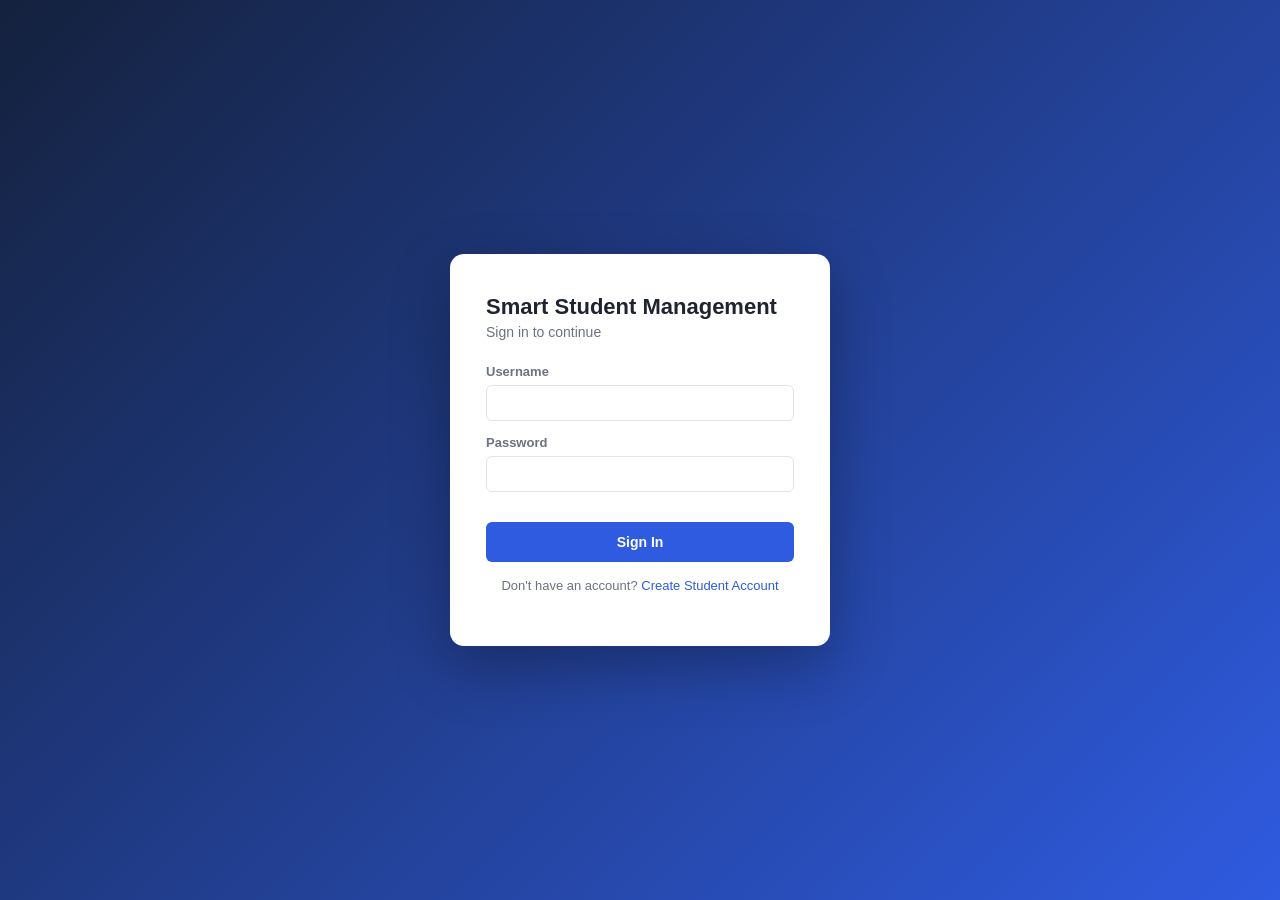
<file: src/main/resources/static/admin-dashboard.html>
<!DOCTYPE html>
<html lang="en">
<head>
  <meta charset="UTF-8">
  <meta http-equiv="Cache-Control" content="no-store, no-cache, must-revalidate">
  <meta name="viewport" content="width=device-width, initial-scale=1.0">
  <title>Admin Dashboard - SmartSMS</title>
  <link rel="stylesheet" href="css/style.css">
</head>
<body>
  <div class="app-shell">
    <aside class="sidebar" id="sidebar"></aside>
    <div class="main">
      <header class="navbar" id="navbar"></header>
      <main class="content" id="content">

        <div class="cards-grid" id="stats-grid">
          <div class="loading-state">Loading dashboard...</div>
        </div>

        <div class="panel">
          <div class="panel-header"><h2>Quick links</h2></div>
          <div class="panel-body" style="display:flex; gap:12px; flex-wrap:wrap;">
            <a class="btn btn-secondary" href="students.html">Manage Students</a>
            <a class="btn btn-secondary" href="teachers.html">Manage Teachers</a>
            <a class="btn btn-secondary" href="departments.html">Manage Departments</a>
            <a class="btn btn-secondary" href="subjects.html">Manage Subjects</a>
            <a class="btn btn-secondary" href="exams.html">Manage Exams</a>
            <a class="btn btn-secondary" href="marks.html">Enter Marks</a>
            <a class="btn btn-secondary" href="attendance.html">Attendance</a>
          </div>
        </div>

      </main>
    </div>
  </div>

  <script src="js/api.js"></script>
  <script src="js/layout.js"></script>
  <script>
    if (guardPage(["ADMIN"])) {
      renderLayout("dashboard", "Admin Dashboard");
      loadAdminDashboard();
    }

    async function loadAdminDashboard() {
      const grid = document.getElementById("stats-grid");
      try {
        const d = await api.get("/dashboard/admin");
        grid.innerHTML = `
          ${statCard("Total Students", d.totalStudents)}
          ${statCard("Total Teachers", d.totalTeachers)}
          ${statCard("Departments", d.totalDepartments)}
          ${statCard("Subjects", d.totalSubjects)}
          ${statCard("Total Users", d.totalUsers)}
          ${statCard("At-Risk Students", d.atRiskStudents, "danger")}
          ${statCard("Average CGPA", d.averageCgpa.toFixed(2))}
          ${statCard("Avg. Attendance", d.averageAttendancePercentage.toFixed(1) + "%")}
        `;
      } catch (err) {
        grid.innerHTML = `<div class="empty-state">Could not load dashboard: ${escapeHtml(err.message)}</div>`;
      }
    }

    function statCard(label, value, accent) {
      return `<div class="stat-card ${accent ? "accent-" + accent : ""}">
        <div class="stat-label">${label}</div>
        <div class="stat-value">${value}</div>
      </div>`;
    }
  </script>
</body>
</html>
</file>
<file: src/main/resources/static/css/style.css>
:root {
  --color-bg: #f4f6f9;
  --color-surface: #ffffff;
  --color-border: #e2e5eb;
  --color-primary: #2f5be0;
  --color-primary-dark: #2244b3;
  --color-text: #1f2430;
  --color-text-muted: #6b7280;
  --color-success: #1f9d55;
  --color-warning: #c98a05;
  --color-danger: #d9364b;
  --sidebar-width: 240px;
  --navbar-height: 60px;
  --radius: 10px;
  --shadow: 0 1px 3px rgba(20, 25, 40, 0.08), 0 1px 2px rgba(20, 25, 40, 0.06);
}

* { box-sizing: border-box; }

body {
  margin: 0;
  font-family: "Segoe UI", Roboto, -apple-system, BlinkMacSystemFont, sans-serif;
  background: var(--color-bg);
  color: var(--color-text);
}

a { color: var(--color-primary); text-decoration: none; }

/* ---------- Layout ---------- */
.app-shell { display: flex; min-height: 100vh; }

.sidebar {
  width: var(--sidebar-width);
  background: #14213d;
  color: #d7defa;
  flex-shrink: 0;
  display: flex;
  flex-direction: column;
  position: fixed;
  top: 0; bottom: 0; left: 0;
  z-index: 20;
}

.sidebar-brand {
  padding: 20px;
  font-size: 18px;
  font-weight: 700;
  color: #fff;
  border-bottom: 1px solid rgba(255,255,255,0.08);
}
.sidebar-brand span { color: #7fa1ff; }

.sidebar-nav { padding: 12px 0; overflow-y: auto; }
.sidebar-nav a {
  display: flex;
  align-items: center;
  gap: 10px;
  padding: 11px 20px;
  color: #c3cbe8;
  font-size: 14px;
  border-left: 3px solid transparent;
}
.sidebar-nav a:hover { background: rgba(255,255,255,0.06); color: #fff; }
.sidebar-nav a.active {
  background: rgba(127,161,255,0.14);
  color: #fff;
  border-left-color: #7fa1ff;
  font-weight: 600;
}

.sidebar-footer {
  margin-top: auto;
  padding: 16px 20px;
  border-top: 1px solid rgba(255,255,255,0.08);
  font-size: 12px;
  color: #93a0c9;
}

.main {
  margin-left: var(--sidebar-width);
  flex: 1;
  display: flex;
  flex-direction: column;
  min-width: 0;
}

.navbar {
  height: var(--navbar-height);
  background: var(--color-surface);
  border-bottom: 1px solid var(--color-border);
  display: flex;
  align-items: center;
  justify-content: space-between;
  padding: 0 24px;
  position: sticky;
  top: 0;
  z-index: 10;
}
.navbar h1 { font-size: 18px; margin: 0; font-weight: 600; }
.navbar .user-info { display: flex; align-items: center; gap: 14px; font-size: 14px; color: var(--color-text-muted); }
.navbar .badge-role {
  background: #e8edff; color: var(--color-primary-dark);
  padding: 3px 10px; border-radius: 20px; font-size: 12px; font-weight: 600;
}
.btn-link-logout { background: none; border: none; color: var(--color-danger); font-size: 14px; cursor: pointer; }

.content { padding: 24px; flex: 1; }

/* ---------- Cards ---------- */
.cards-grid {
  display: grid;
  grid-template-columns: repeat(auto-fit, minmax(200px, 1fr));
  gap: 16px;
  margin-bottom: 24px;
}
.stat-card {
  background: var(--color-surface);
  border-radius: var(--radius);
  box-shadow: var(--shadow);
  padding: 18px 20px;
  border: 1px solid var(--color-border);
}
.stat-card .stat-label { font-size: 13px; color: var(--color-text-muted); margin-bottom: 6px; }
.stat-card .stat-value { font-size: 26px; font-weight: 700; }
.stat-card.accent-danger .stat-value { color: var(--color-danger); }
.stat-card.accent-success .stat-value { color: var(--color-success); }
.stat-card.accent-warning .stat-value { color: var(--color-warning); }

.panel {
  background: var(--color-surface);
  border-radius: var(--radius);
  box-shadow: var(--shadow);
  border: 1px solid var(--color-border);
  margin-bottom: 20px;
}
.panel-header {
  display: flex;
  align-items: center;
  justify-content: space-between;
  padding: 16px 20px;
  border-bottom: 1px solid var(--color-border);
  flex-wrap: wrap;
  gap: 12px;
}
.panel-header h2 { font-size: 16px; margin: 0; }
.panel-body { padding: 20px; }

/* ---------- Toolbar / filters ---------- */
.toolbar { display: flex; gap: 10px; flex-wrap: wrap; align-items: center; }
.toolbar input, .toolbar select {
  padding: 8px 12px;
  border: 1px solid var(--color-border);
  border-radius: 6px;
  font-size: 14px;
  min-width: 160px;
}

/* ---------- Buttons ---------- */
.btn {
  display: inline-flex; align-items: center; gap: 6px;
  padding: 8px 16px;
  border-radius: 6px;
  border: 1px solid transparent;
  font-size: 14px;
  font-weight: 600;
  cursor: pointer;
}
.btn-primary { background: var(--color-primary); color: #fff; }
.btn-primary:hover { background: var(--color-primary-dark); }
.btn-secondary { background: #fff; color: var(--color-text); border-color: var(--color-border); }
.btn-secondary:hover { background: #f2f4f8; }
.btn-danger { background: #fff; color: var(--color-danger); border-color: #f3c3ca; }
.btn-danger:hover { background: #fdeef0; }
.btn-sm { padding: 5px 10px; font-size: 12px; }
.btn:disabled { opacity: 0.6; cursor: not-allowed; }

/* ---------- Table ---------- */
.table-wrapper { overflow-x: auto; }
table { width: 100%; border-collapse: collapse; font-size: 14px; }
thead th {
  text-align: left;
  padding: 10px 14px;
  color: var(--color-text-muted);
  font-weight: 600;
  border-bottom: 1px solid var(--color-border);
  white-space: nowrap;
}
tbody td { padding: 12px 14px; border-bottom: 1px solid var(--color-border); vertical-align: middle; }
tbody tr:hover { background: #fafbfd; }
.table-actions { display: flex; gap: 6px; }

.badge { padding: 3px 10px; border-radius: 20px; font-size: 12px; font-weight: 600; display: inline-block; }
.badge-good, .badge-active, .badge-present { background: #e4f7ea; color: var(--color-success); }
.badge-needs, .badge-inactive { background: #fdf2da; color: var(--color-warning); }
.badge-risk, .badge-absent, .badge-fail { background: #fbe3e6; color: var(--color-danger); }

.empty-state, .loading-state { text-align: center; padding: 40px 10px; color: var(--color-text-muted); font-size: 14px; }

/* ---------- Pagination ---------- */
.pagination { display: flex; align-items: center; justify-content: flex-end; gap: 10px; padding: 14px 20px; font-size: 13px; color: var(--color-text-muted); }

/* ---------- Forms / Modal ---------- */
.modal-overlay {
  position: fixed; inset: 0; background: rgba(15,20,35,0.45);
  display: none; align-items: center; justify-content: center; z-index: 50; padding: 20px;
}
.modal-overlay.open { display: flex; }
.modal {
  background: #fff; border-radius: var(--radius); width: 100%; max-width: 520px;
  max-height: 90vh; overflow-y: auto; box-shadow: 0 20px 50px rgba(0,0,0,0.25);
}
.modal-header { display: flex; justify-content: space-between; align-items: center; padding: 18px 22px; border-bottom: 1px solid var(--color-border); }
.modal-header h3 { margin: 0; font-size: 16px; }
.modal-close { background: none; border: none; font-size: 20px; cursor: pointer; color: var(--color-text-muted); }
.modal-body { padding: 20px 22px; }
.modal-footer { padding: 16px 22px; border-top: 1px solid var(--color-border); display: flex; justify-content: flex-end; gap: 10px; }

.form-grid { display: grid; grid-template-columns: 1fr 1fr; gap: 14px; }
.form-group { display: flex; flex-direction: column; gap: 6px; }
.form-group.full { grid-column: 1 / -1; }
.form-group label { font-size: 13px; font-weight: 600; color: var(--color-text-muted); }
.form-group input, .form-group select, .form-group textarea {
  padding: 9px 12px; border: 1px solid var(--color-border); border-radius: 6px; font-size: 14px; font-family: inherit;
}
.form-error { color: var(--color-danger); font-size: 12px; min-height: 14px; }

/* ---------- Toasts ---------- */
#toast-container { position: fixed; top: 20px; right: 20px; z-index: 100; display: flex; flex-direction: column; gap: 10px; }
.toast {
  background: #1f2430; color: #fff; padding: 12px 18px; border-radius: 8px; font-size: 14px;
  box-shadow: 0 8px 24px rgba(0,0,0,0.2); min-width: 240px; animation: slideIn 0.2s ease-out;
}
.toast.success { background: #17663a; }
.toast.error { background: #7d2130; }
@keyframes slideIn { from { transform: translateX(30px); opacity: 0; } to { transform: translateX(0); opacity: 1; } }

/* ---------- Auth page ---------- */
.auth-page { min-height: 100vh; display: flex; align-items: center; justify-content: center; background: linear-gradient(135deg, #14213d, #2f5be0); }
.auth-card { background: #fff; border-radius: 14px; padding: 40px 36px; width: 100%; max-width: 380px; box-shadow: 0 20px 60px rgba(0,0,0,0.3); }
.auth-card h1 { font-size: 22px; margin: 0 0 4px; }
.auth-card p.subtitle { color: var(--color-text-muted); font-size: 14px; margin: 0 0 24px; }
.auth-card .btn-primary { width: 100%; justify-content: center; padding: 11px; margin-top: 6px; }
.auth-hint { margin-top: 18px; font-size: 12px; color: var(--color-text-muted); background: #f4f6f9; border-radius: 8px; padding: 10px 12px; line-height: 1.6; }

/* ---------- Confirm dialog reuses modal ---------- */
.confirm-text { font-size: 14px; color: var(--color-text); }

@media (max-width: 860px) {
  .sidebar { transform: translateX(-100%); transition: transform 0.2s; }
  .sidebar.open { transform: translateX(0); }
  .main { margin-left: 0; }
  .form-grid { grid-template-columns: 1fr; }
}
</file>
